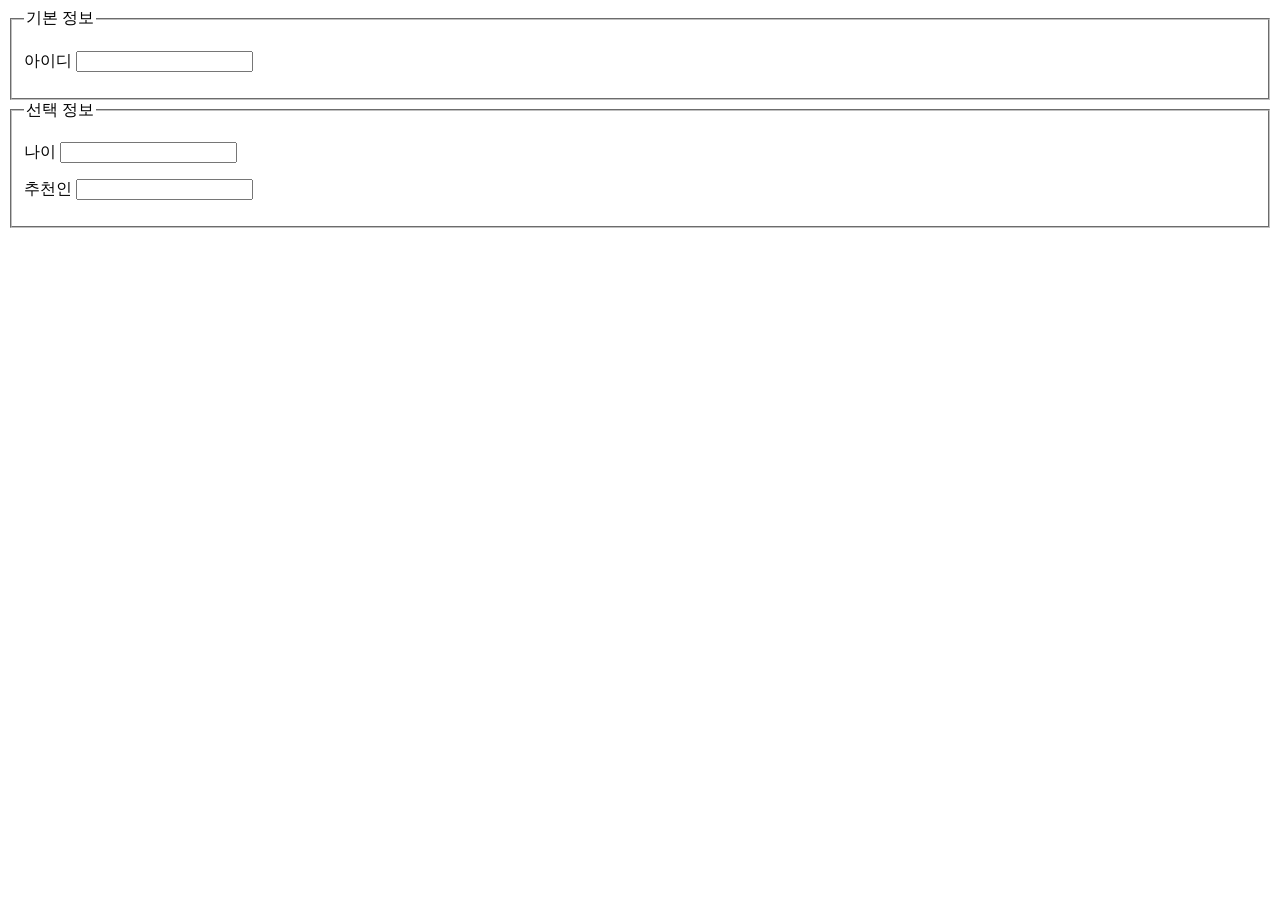
<file: example.html>
<!DOCTYPE html>
<html lang="ko">
<head>
    <meta charset="UTF-8">
    <meta name="viewport" content="width=device-width, initial-scale=1.0">
    <title>Document</title>
</head>
<body>
    <form>
        <fieldset>
            <legend>기본 정보</legend>
            <p>
                <label for="userid">아이디</label>
                <input type="text" id="passwd">
            </p>
        </fieldset>
        <fieldset>
            <legend>선택 정보</legend>
            <p>
                <label for="age">나이</label>
                <input type="number" id="age">
            </p>
            <p>
                <label for="recommender">추천인</label>
                <input type="text" id="recommender">
            </p>
        </fieldset>
    </form>
</body>
</html>
</file>
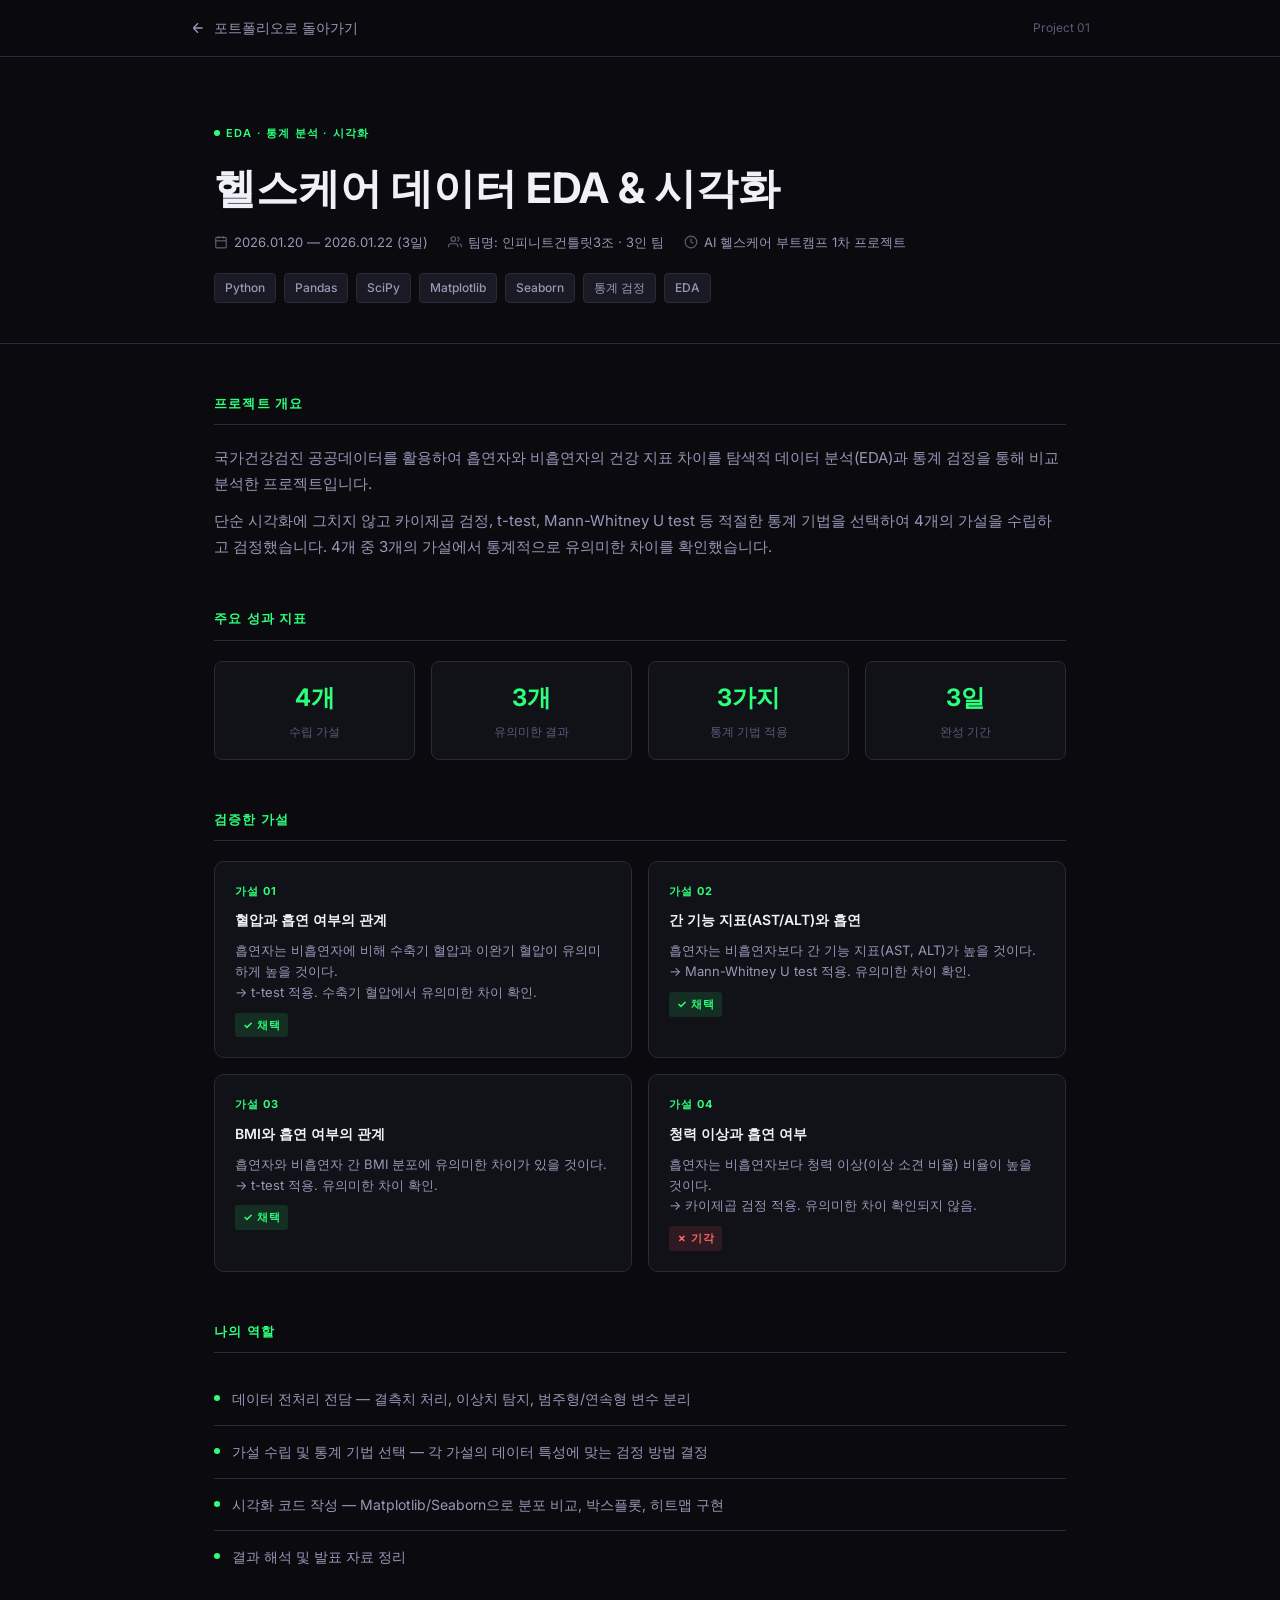
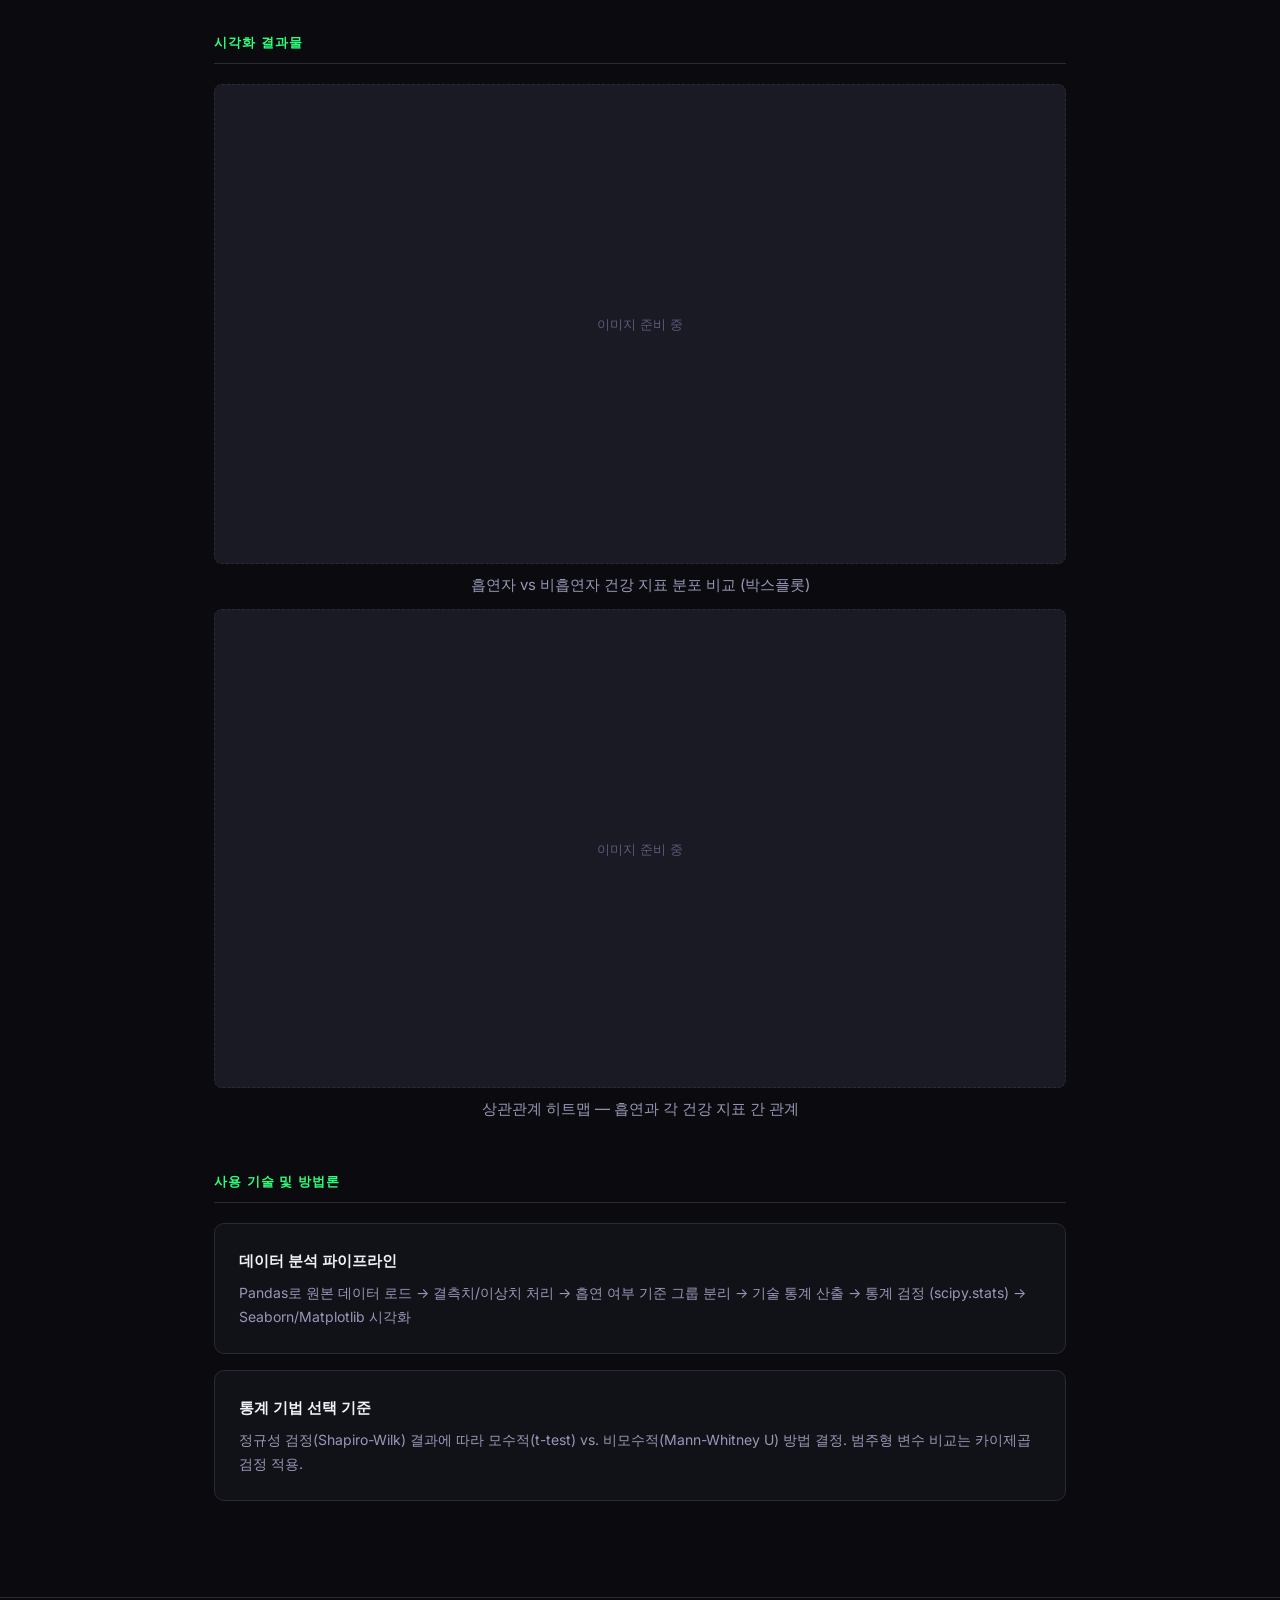
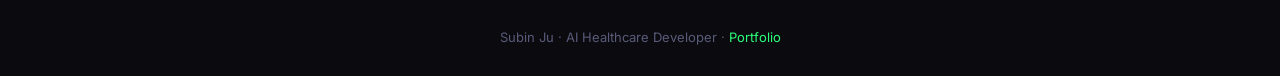
<file: project1.html>
<!DOCTYPE html>
<html lang="ko">
<head>
  <meta charset="UTF-8">
  <meta name="viewport" content="width=device-width, initial-scale=1.0">
  <title>헬스케어 데이터 EDA & 시각화 — Subin Ju</title>
  <link rel="preconnect" href="https://fonts.googleapis.com">
  <link href="https://fonts.googleapis.com/css2?family=Inter:wght@300;400;500;600;700&display=swap" rel="stylesheet">
  <style>
    *, *::before, *::after { box-sizing: border-box; margin: 0; padding: 0; }
    :root { --accent: #2cff7a; --bg: #0a0a0f; --surface: #111118; --surface2: #1a1a24; --border: #2a2a38; --text-1: #f0f0f8; --text-2: #9898b8; --text-3: #5a5a7a; }
    body { background: var(--bg); color: var(--text-1); font-family: 'Inter', sans-serif; line-height: 1.7; }
    a { color: var(--accent); text-decoration: none; }
    a:hover { text-decoration: underline; }

    .nav { position: sticky; top: 0; z-index: 100; background: rgba(10,10,15,0.85); backdrop-filter: blur(12px); border-bottom: 1px solid var(--border); padding: 0 24px; }
    .nav__inner { max-width: 900px; margin: 0 auto; height: 56px; display: flex; align-items: center; justify-content: space-between; }
    .nav__back { display: flex; align-items: center; gap: 8px; font-size: 14px; font-weight: 500; color: var(--text-2); transition: color 0.2s; }
    .nav__back:hover { color: var(--accent); text-decoration: none; }
    .nav__back svg { width: 16px; height: 16px; }
    .nav__badge { font-size: 12px; color: var(--text-3); }

    .container { max-width: 900px; margin: 0 auto; padding: 0 24px; }

    .hero { padding: 60px 0 40px; border-bottom: 1px solid var(--border); }
    .hero__badge { display: inline-flex; align-items: center; gap: 6px; font-size: 11px; font-weight: 600; letter-spacing: 1.2px; text-transform: uppercase; color: var(--accent); margin-bottom: 20px; }
    .hero__badge::before { content: ''; width: 6px; height: 6px; border-radius: 50%; background: var(--accent); }
    .hero__title { font-size: clamp(26px, 5vw, 42px); font-weight: 700; line-height: 1.25; margin-bottom: 16px; }
    .hero__meta { display: flex; flex-wrap: wrap; gap: 20px; margin-bottom: 20px; }
    .hero__meta-item { display: flex; align-items: center; gap: 6px; font-size: 13px; color: var(--text-2); }
    .hero__meta-item svg { width: 14px; height: 14px; opacity: 0.6; }
    .hero__tags { display: flex; flex-wrap: wrap; gap: 8px; }
    .tag { font-size: 12px; font-weight: 500; padding: 4px 10px; border-radius: 4px; background: var(--surface2); border: 1px solid var(--border); color: var(--text-2); }

    .content { padding: 48px 0; }
    .section { margin-bottom: 48px; }
    .section__title { font-size: 13px; font-weight: 600; letter-spacing: 1.2px; text-transform: uppercase; color: var(--accent); margin-bottom: 20px; padding-bottom: 10px; border-bottom: 1px solid var(--border); }
    .section p { font-size: 15px; color: var(--text-2); margin-bottom: 12px; }
    .section p:last-child { margin-bottom: 0; }

    .card { background: var(--surface); border: 1px solid var(--border); border-radius: 10px; padding: 24px; margin-bottom: 16px; }
    .card__title { font-size: 15px; font-weight: 600; color: var(--text-1); margin-bottom: 8px; }
    .card__body { font-size: 14px; color: var(--text-2); }

    .hypothesis-grid { display: grid; grid-template-columns: repeat(auto-fill, minmax(380px, 1fr)); gap: 16px; }
    .hypothesis-card { background: var(--surface); border: 1px solid var(--border); border-radius: 10px; padding: 20px; }
    .hypothesis-card__num { font-size: 11px; font-weight: 700; letter-spacing: 1px; text-transform: uppercase; color: var(--accent); margin-bottom: 8px; }
    .hypothesis-card__title { font-size: 14px; font-weight: 600; color: var(--text-1); margin-bottom: 8px; }
    .hypothesis-card__body { font-size: 13px; color: var(--text-2); line-height: 1.6; }
    .result-badge { display: inline-block; margin-top: 10px; font-size: 11px; font-weight: 700; letter-spacing: 0.5px; padding: 3px 8px; border-radius: 3px; }
    .result-badge--pass { background: rgba(44,255,122,0.12); color: var(--accent); }
    .result-badge--fail { background: rgba(255,100,100,0.12); color: #ff6464; }

    .role-item { display: flex; gap: 12px; align-items: flex-start; padding: 14px 0; border-bottom: 1px solid var(--border); }
    .role-item:last-child { border-bottom: none; }
    .role-item__dot { width: 6px; height: 6px; border-radius: 50%; background: var(--accent); margin-top: 8px; flex-shrink: 0; }
    .role-item__text { font-size: 14px; color: var(--text-2); }

    .image-placeholder { width: 100%; aspect-ratio: 16/9; background: var(--surface2); border: 1px dashed var(--border); border-radius: 8px; display: flex; align-items: center; justify-content: center; color: var(--text-3); font-size: 13px; margin-bottom: 8px; }
    .image-caption { font-size: 12px; color: var(--text-3); text-align: center; margin-bottom: 20px; }

    .stat-row { display: flex; flex-wrap: wrap; gap: 16px; }
    .stat-box { flex: 1; min-width: 120px; background: var(--surface); border: 1px solid var(--border); border-radius: 8px; padding: 16px; text-align: center; }
    .stat-box__num { font-size: 24px; font-weight: 700; color: var(--accent); }
    .stat-box__label { font-size: 12px; color: var(--text-3); margin-top: 4px; }

    footer { border-top: 1px solid var(--border); padding: 28px 24px; text-align: center; font-size: 13px; color: var(--text-3); }
  </style>
</head>
<body>

<nav class="nav">
  <div class="nav__inner">
    <a href="index.html" class="nav__back">
      <svg viewBox="0 0 24 24" fill="none" stroke="currentColor" stroke-width="2"><path d="M19 12H5M5 12l7-7M5 12l7 7"/></svg>
      포트폴리오로 돌아가기
    </a>
    <span class="nav__badge">Project 01</span>
  </div>
</nav>

<main>
  <section class="hero">
    <div class="container">
      <p class="hero__badge">EDA · 통계 분석 · 시각화</p>
      <h1 class="hero__title">헬스케어 데이터 EDA &amp; 시각화</h1>
      <div class="hero__meta">
        <span class="hero__meta-item">
          <svg viewBox="0 0 24 24" fill="none" stroke="currentColor" stroke-width="2"><rect x="3" y="4" width="18" height="18" rx="2"/><line x1="16" y1="2" x2="16" y2="6"/><line x1="8" y1="2" x2="8" y2="6"/><line x1="3" y1="10" x2="21" y2="10"/></svg>
          2026.01.20 — 2026.01.22 (3일)
        </span>
        <span class="hero__meta-item">
          <svg viewBox="0 0 24 24" fill="none" stroke="currentColor" stroke-width="2"><path d="M17 21v-2a4 4 0 0 0-4-4H5a4 4 0 0 0-4 4v2"/><circle cx="9" cy="7" r="4"/><path d="M23 21v-2a4 4 0 0 0-3-3.87"/><path d="M16 3.13a4 4 0 0 1 0 7.75"/></svg>
          팀명: 인피니트건틀릿3조 · 3인 팀
        </span>
        <span class="hero__meta-item">
          <svg viewBox="0 0 24 24" fill="none" stroke="currentColor" stroke-width="2"><circle cx="12" cy="12" r="10"/><polyline points="12,6 12,12 16,14"/></svg>
          AI 헬스케어 부트캠프 1차 프로젝트
        </span>
      </div>
      <div class="hero__tags">
        <span class="tag">Python</span>
        <span class="tag">Pandas</span>
        <span class="tag">SciPy</span>
        <span class="tag">Matplotlib</span>
        <span class="tag">Seaborn</span>
        <span class="tag">통계 검정</span>
        <span class="tag">EDA</span>
      </div>
    </div>
  </section>

  <div class="content">
    <div class="container">

      <section class="section">
        <h2 class="section__title">프로젝트 개요</h2>
        <p>국가건강검진 공공데이터를 활용하여 흡연자와 비흡연자의 건강 지표 차이를 탐색적 데이터 분석(EDA)과 통계 검정을 통해 비교 분석한 프로젝트입니다.</p>
        <p>단순 시각화에 그치지 않고 카이제곱 검정, t-test, Mann-Whitney U test 등 적절한 통계 기법을 선택하여 4개의 가설을 수립하고 검정했습니다. 4개 중 3개의 가설에서 통계적으로 유의미한 차이를 확인했습니다.</p>
      </section>

      <section class="section">
        <h2 class="section__title">주요 성과 지표</h2>
        <div class="stat-row">
          <div class="stat-box"><div class="stat-box__num">4개</div><div class="stat-box__label">수립 가설</div></div>
          <div class="stat-box"><div class="stat-box__num">3개</div><div class="stat-box__label">유의미한 결과</div></div>
          <div class="stat-box"><div class="stat-box__num">3가지</div><div class="stat-box__label">통계 기법 적용</div></div>
          <div class="stat-box"><div class="stat-box__num">3일</div><div class="stat-box__label">완성 기간</div></div>
        </div>
      </section>

      <section class="section">
        <h2 class="section__title">검증한 가설</h2>
        <div class="hypothesis-grid">
          <div class="hypothesis-card">
            <div class="hypothesis-card__num">가설 01</div>
            <div class="hypothesis-card__title">혈압과 흡연 여부의 관계</div>
            <div class="hypothesis-card__body">흡연자는 비흡연자에 비해 수축기 혈압과 이완기 혈압이 유의미하게 높을 것이다.<br>→ t-test 적용. 수축기 혈압에서 유의미한 차이 확인.</div>
            <span class="result-badge result-badge--pass">✓ 채택</span>
          </div>
          <div class="hypothesis-card">
            <div class="hypothesis-card__num">가설 02</div>
            <div class="hypothesis-card__title">간 기능 지표(AST/ALT)와 흡연</div>
            <div class="hypothesis-card__body">흡연자는 비흡연자보다 간 기능 지표(AST, ALT)가 높을 것이다.<br>→ Mann-Whitney U test 적용. 유의미한 차이 확인.</div>
            <span class="result-badge result-badge--pass">✓ 채택</span>
          </div>
          <div class="hypothesis-card">
            <div class="hypothesis-card__num">가설 03</div>
            <div class="hypothesis-card__title">BMI와 흡연 여부의 관계</div>
            <div class="hypothesis-card__body">흡연자와 비흡연자 간 BMI 분포에 유의미한 차이가 있을 것이다.<br>→ t-test 적용. 유의미한 차이 확인.</div>
            <span class="result-badge result-badge--pass">✓ 채택</span>
          </div>
          <div class="hypothesis-card">
            <div class="hypothesis-card__num">가설 04</div>
            <div class="hypothesis-card__title">청력 이상과 흡연 여부</div>
            <div class="hypothesis-card__body">흡연자는 비흡연자보다 청력 이상(이상 소견 비율) 비율이 높을 것이다.<br>→ 카이제곱 검정 적용. 유의미한 차이 확인되지 않음.</div>
            <span class="result-badge result-badge--fail">✗ 기각</span>
          </div>
        </div>
      </section>

      <section class="section">
        <h2 class="section__title">나의 역할</h2>
        <div class="role-item"><div class="role-item__dot"></div><div class="role-item__text">데이터 전처리 전담 — 결측치 처리, 이상치 탐지, 범주형/연속형 변수 분리</div></div>
        <div class="role-item"><div class="role-item__dot"></div><div class="role-item__text">가설 수립 및 통계 기법 선택 — 각 가설의 데이터 특성에 맞는 검정 방법 결정</div></div>
        <div class="role-item"><div class="role-item__dot"></div><div class="role-item__text">시각화 코드 작성 — Matplotlib/Seaborn으로 분포 비교, 박스플롯, 히트맵 구현</div></div>
        <div class="role-item"><div class="role-item__dot"></div><div class="role-item__text">결과 해석 및 발표 자료 정리</div></div>
      </section>

      <section class="section">
        <h2 class="section__title">시각화 결과물</h2>
        <div class="image-placeholder">이미지 준비 중</div>
        <p class="image-caption">흡연자 vs 비흡연자 건강 지표 분포 비교 (박스플롯)</p>
        <div class="image-placeholder">이미지 준비 중</div>
        <p class="image-caption">상관관계 히트맵 — 흡연과 각 건강 지표 간 관계</p>
      </section>

      <section class="section">
        <h2 class="section__title">사용 기술 및 방법론</h2>
        <div class="card">
          <div class="card__title">데이터 분석 파이프라인</div>
          <div class="card__body">Pandas로 원본 데이터 로드 → 결측치/이상치 처리 → 흡연 여부 기준 그룹 분리 → 기술 통계 산출 → 통계 검정 (scipy.stats) → Seaborn/Matplotlib 시각화</div>
        </div>
        <div class="card">
          <div class="card__title">통계 기법 선택 기준</div>
          <div class="card__body">정규성 검정(Shapiro-Wilk) 결과에 따라 모수적(t-test) vs. 비모수적(Mann-Whitney U) 방법 결정. 범주형 변수 비교는 카이제곱 검정 적용.</div>
        </div>
      </section>

    </div>
  </div>
</main>

<footer>
  <p>Subin Ju · AI Healthcare Developer · <a href="index.html">Portfolio</a></p>
</footer>

</body>
</html>
</file>
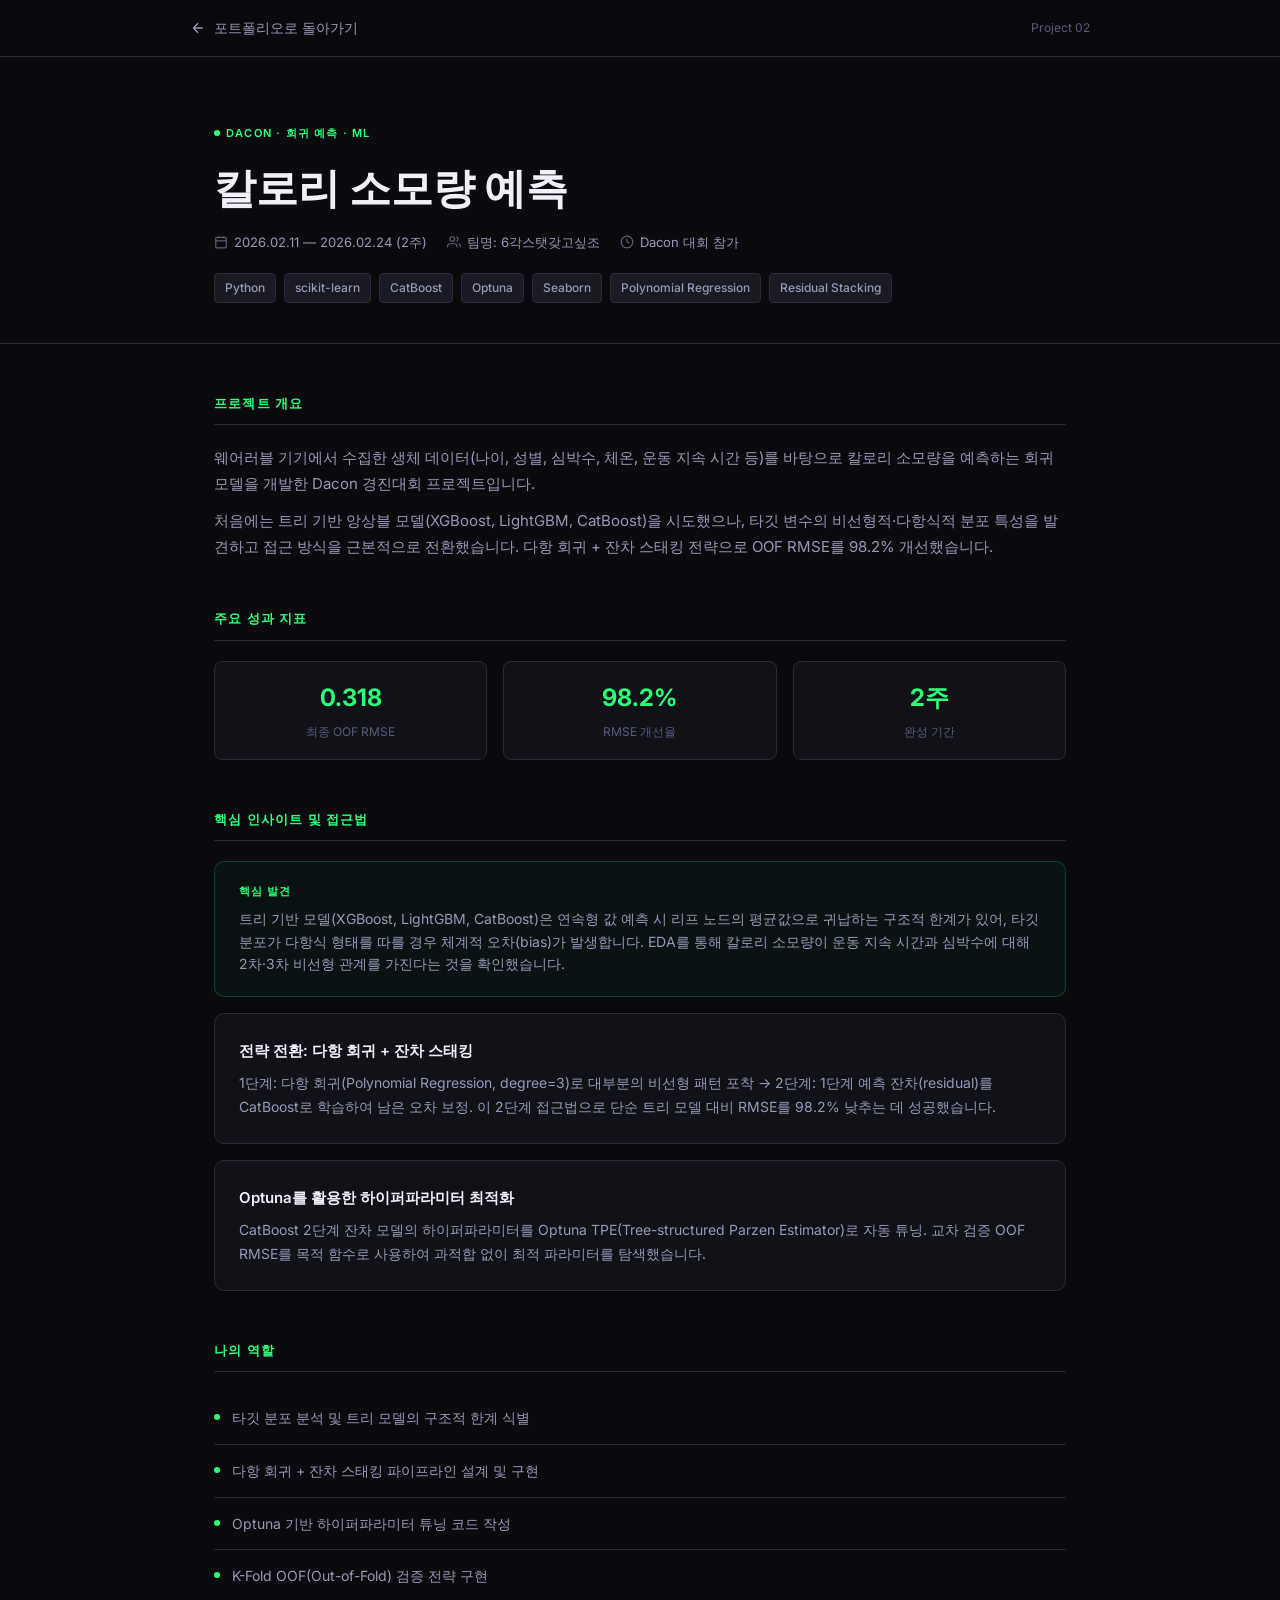
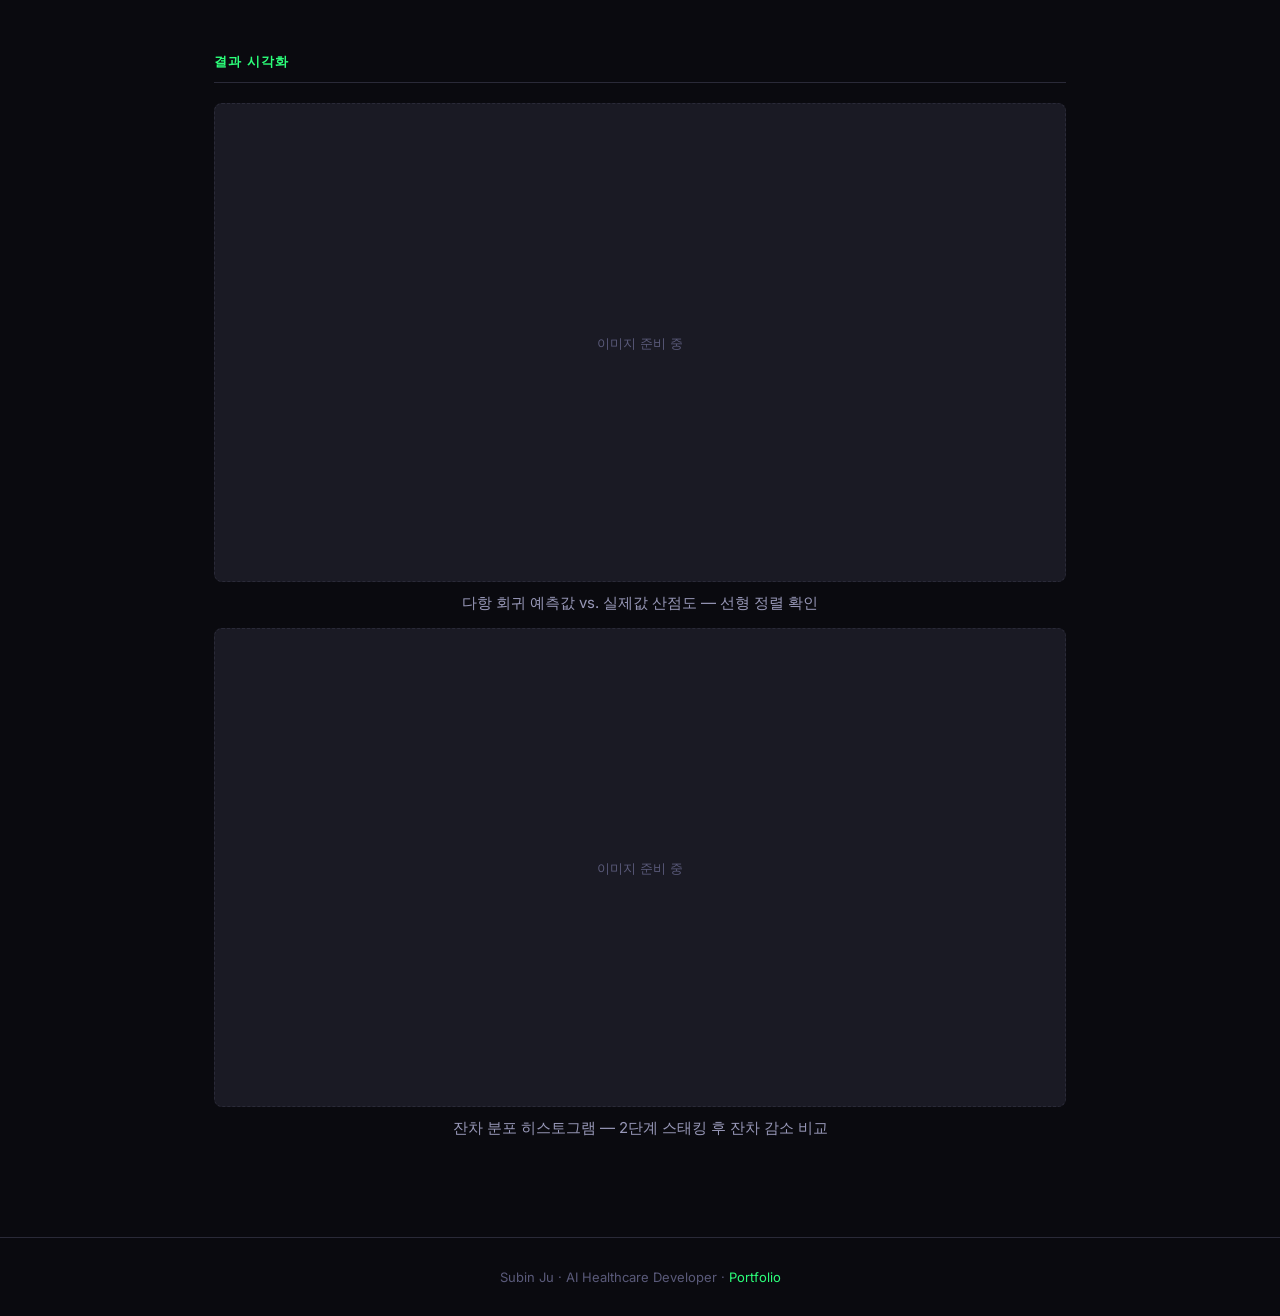
<file: project2.html>
<!DOCTYPE html>
<html lang="ko">
<head>
  <meta charset="UTF-8">
  <meta name="viewport" content="width=device-width, initial-scale=1.0">
  <title>칼로리 소모량 예측 — Subin Ju</title>
  <link rel="preconnect" href="https://fonts.googleapis.com">
  <link href="https://fonts.googleapis.com/css2?family=Inter:wght@300;400;500;600;700&display=swap" rel="stylesheet">
  <style>
    *, *::before, *::after { box-sizing: border-box; margin: 0; padding: 0; }
    :root { --accent: #2cff7a; --bg: #0a0a0f; --surface: #111118; --surface2: #1a1a24; --border: #2a2a38; --text-1: #f0f0f8; --text-2: #9898b8; --text-3: #5a5a7a; }
    body { background: var(--bg); color: var(--text-1); font-family: 'Inter', sans-serif; line-height: 1.7; }
    a { color: var(--accent); text-decoration: none; }
    a:hover { text-decoration: underline; }

    .nav { position: sticky; top: 0; z-index: 100; background: rgba(10,10,15,0.85); backdrop-filter: blur(12px); border-bottom: 1px solid var(--border); padding: 0 24px; }
    .nav__inner { max-width: 900px; margin: 0 auto; height: 56px; display: flex; align-items: center; justify-content: space-between; }
    .nav__back { display: flex; align-items: center; gap: 8px; font-size: 14px; font-weight: 500; color: var(--text-2); transition: color 0.2s; }
    .nav__back:hover { color: var(--accent); text-decoration: none; }
    .nav__back svg { width: 16px; height: 16px; }
    .nav__badge { font-size: 12px; color: var(--text-3); }

    .container { max-width: 900px; margin: 0 auto; padding: 0 24px; }

    .hero { padding: 60px 0 40px; border-bottom: 1px solid var(--border); }
    .hero__badge { display: inline-flex; align-items: center; gap: 6px; font-size: 11px; font-weight: 600; letter-spacing: 1.2px; text-transform: uppercase; color: var(--accent); margin-bottom: 20px; }
    .hero__badge::before { content: ''; width: 6px; height: 6px; border-radius: 50%; background: var(--accent); }
    .hero__title { font-size: clamp(26px, 5vw, 42px); font-weight: 700; line-height: 1.25; margin-bottom: 16px; }
    .hero__meta { display: flex; flex-wrap: wrap; gap: 20px; margin-bottom: 20px; }
    .hero__meta-item { display: flex; align-items: center; gap: 6px; font-size: 13px; color: var(--text-2); }
    .hero__meta-item svg { width: 14px; height: 14px; opacity: 0.6; }
    .hero__tags { display: flex; flex-wrap: wrap; gap: 8px; }
    .tag { font-size: 12px; font-weight: 500; padding: 4px 10px; border-radius: 4px; background: var(--surface2); border: 1px solid var(--border); color: var(--text-2); }

    .content { padding: 48px 0; }
    .section { margin-bottom: 48px; }
    .section__title { font-size: 13px; font-weight: 600; letter-spacing: 1.2px; text-transform: uppercase; color: var(--accent); margin-bottom: 20px; padding-bottom: 10px; border-bottom: 1px solid var(--border); }
    .section p { font-size: 15px; color: var(--text-2); margin-bottom: 12px; }
    .section p:last-child { margin-bottom: 0; }

    .card { background: var(--surface); border: 1px solid var(--border); border-radius: 10px; padding: 24px; margin-bottom: 16px; }
    .card__title { font-size: 15px; font-weight: 600; color: var(--text-1); margin-bottom: 8px; }
    .card__body { font-size: 14px; color: var(--text-2); line-height: 1.7; }

    .role-item { display: flex; gap: 12px; align-items: flex-start; padding: 14px 0; border-bottom: 1px solid var(--border); }
    .role-item:last-child { border-bottom: none; }
    .role-item__dot { width: 6px; height: 6px; border-radius: 50%; background: var(--accent); margin-top: 8px; flex-shrink: 0; }
    .role-item__text { font-size: 14px; color: var(--text-2); }

    .insight-box { background: rgba(44,255,122,0.04); border: 1px solid rgba(44,255,122,0.2); border-radius: 10px; padding: 20px 24px; margin-bottom: 16px; }
    .insight-box__label { font-size: 11px; font-weight: 700; letter-spacing: 1px; text-transform: uppercase; color: var(--accent); margin-bottom: 8px; }
    .insight-box__text { font-size: 14px; color: var(--text-2); line-height: 1.6; }

    .image-placeholder { width: 100%; aspect-ratio: 16/9; background: var(--surface2); border: 1px dashed var(--border); border-radius: 8px; display: flex; align-items: center; justify-content: center; color: var(--text-3); font-size: 13px; margin-bottom: 8px; }
    .image-caption { font-size: 12px; color: var(--text-3); text-align: center; margin-bottom: 20px; }

    .stat-row { display: flex; flex-wrap: wrap; gap: 16px; }
    .stat-box { flex: 1; min-width: 120px; background: var(--surface); border: 1px solid var(--border); border-radius: 8px; padding: 16px; text-align: center; }
    .stat-box__num { font-size: 24px; font-weight: 700; color: var(--accent); }
    .stat-box__label { font-size: 12px; color: var(--text-3); margin-top: 4px; }

    footer { border-top: 1px solid var(--border); padding: 28px 24px; text-align: center; font-size: 13px; color: var(--text-3); }
  </style>
</head>
<body>

<nav class="nav">
  <div class="nav__inner">
    <a href="index.html" class="nav__back">
      <svg viewBox="0 0 24 24" fill="none" stroke="currentColor" stroke-width="2"><path d="M19 12H5M5 12l7-7M5 12l7 7"/></svg>
      포트폴리오로 돌아가기
    </a>
    <span class="nav__badge">Project 02</span>
  </div>
</nav>

<main>
  <section class="hero">
    <div class="container">
      <p class="hero__badge">Dacon · 회귀 예측 · ML</p>
      <h1 class="hero__title">칼로리 소모량 예측</h1>
      <div class="hero__meta">
        <span class="hero__meta-item">
          <svg viewBox="0 0 24 24" fill="none" stroke="currentColor" stroke-width="2"><rect x="3" y="4" width="18" height="18" rx="2"/><line x1="16" y1="2" x2="16" y2="6"/><line x1="8" y1="2" x2="8" y2="6"/><line x1="3" y1="10" x2="21" y2="10"/></svg>
          2026.02.11 — 2026.02.24 (2주)
        </span>
        <span class="hero__meta-item">
          <svg viewBox="0 0 24 24" fill="none" stroke="currentColor" stroke-width="2"><path d="M17 21v-2a4 4 0 0 0-4-4H5a4 4 0 0 0-4 4v2"/><circle cx="9" cy="7" r="4"/><path d="M23 21v-2a4 4 0 0 0-3-3.87"/><path d="M16 3.13a4 4 0 0 1 0 7.75"/></svg>
          팀명: 6각스탯갖고싶조
        </span>
        <span class="hero__meta-item">
          <svg viewBox="0 0 24 24" fill="none" stroke="currentColor" stroke-width="2"><circle cx="12" cy="12" r="10"/><polyline points="12,6 12,12 16,14"/></svg>
          Dacon 대회 참가
        </span>
      </div>
      <div class="hero__tags">
        <span class="tag">Python</span>
        <span class="tag">scikit-learn</span>
        <span class="tag">CatBoost</span>
        <span class="tag">Optuna</span>
        <span class="tag">Seaborn</span>
        <span class="tag">Polynomial Regression</span>
        <span class="tag">Residual Stacking</span>
      </div>
    </div>
  </section>

  <div class="content">
    <div class="container">

      <section class="section">
        <h2 class="section__title">프로젝트 개요</h2>
        <p>웨어러블 기기에서 수집한 생체 데이터(나이, 성별, 심박수, 체온, 운동 지속 시간 등)를 바탕으로 칼로리 소모량을 예측하는 회귀 모델을 개발한 Dacon 경진대회 프로젝트입니다.</p>
        <p>처음에는 트리 기반 앙상블 모델(XGBoost, LightGBM, CatBoost)을 시도했으나, 타깃 변수의 비선형적·다항식적 분포 특성을 발견하고 접근 방식을 근본적으로 전환했습니다. 다항 회귀 + 잔차 스태킹 전략으로 OOF RMSE를 98.2% 개선했습니다.</p>
      </section>

      <section class="section">
        <h2 class="section__title">주요 성과 지표</h2>
        <div class="stat-row">
          <div class="stat-box"><div class="stat-box__num">0.318</div><div class="stat-box__label">최종 OOF RMSE</div></div>
          <div class="stat-box"><div class="stat-box__num">98.2%</div><div class="stat-box__label">RMSE 개선율</div></div>
          <div class="stat-box"><div class="stat-box__num">2주</div><div class="stat-box__label">완성 기간</div></div>
        </div>
      </section>

      <section class="section">
        <h2 class="section__title">핵심 인사이트 및 접근법</h2>
        <div class="insight-box">
          <div class="insight-box__label">핵심 발견</div>
          <div class="insight-box__text">트리 기반 모델(XGBoost, LightGBM, CatBoost)은 연속형 값 예측 시 리프 노드의 평균값으로 귀납하는 구조적 한계가 있어, 타깃 분포가 다항식 형태를 따를 경우 체계적 오차(bias)가 발생합니다. EDA를 통해 칼로리 소모량이 운동 지속 시간과 심박수에 대해 2차·3차 비선형 관계를 가진다는 것을 확인했습니다.</div>
        </div>
        <div class="card">
          <div class="card__title">전략 전환: 다항 회귀 + 잔차 스태킹</div>
          <div class="card__body">1단계: 다항 회귀(Polynomial Regression, degree=3)로 대부분의 비선형 패턴 포착 → 2단계: 1단계 예측 잔차(residual)를 CatBoost로 학습하여 남은 오차 보정. 이 2단계 접근법으로 단순 트리 모델 대비 RMSE를 98.2% 낮추는 데 성공했습니다.</div>
        </div>
        <div class="card">
          <div class="card__title">Optuna를 활용한 하이퍼파라미터 최적화</div>
          <div class="card__body">CatBoost 2단계 잔차 모델의 하이퍼파라미터를 Optuna TPE(Tree-structured Parzen Estimator)로 자동 튜닝. 교차 검증 OOF RMSE를 목적 함수로 사용하여 과적합 없이 최적 파라미터를 탐색했습니다.</div>
        </div>
      </section>

      <section class="section">
        <h2 class="section__title">나의 역할</h2>
        <div class="role-item"><div class="role-item__dot"></div><div class="role-item__text">타깃 분포 분석 및 트리 모델의 구조적 한계 식별</div></div>
        <div class="role-item"><div class="role-item__dot"></div><div class="role-item__text">다항 회귀 + 잔차 스태킹 파이프라인 설계 및 구현</div></div>
        <div class="role-item"><div class="role-item__dot"></div><div class="role-item__text">Optuna 기반 하이퍼파라미터 튜닝 코드 작성</div></div>
        <div class="role-item"><div class="role-item__dot"></div><div class="role-item__text">K-Fold OOF(Out-of-Fold) 검증 전략 구현</div></div>
      </section>

      <section class="section">
        <h2 class="section__title">결과 시각화</h2>
        <div class="image-placeholder">이미지 준비 중</div>
        <p class="image-caption">다항 회귀 예측값 vs. 실제값 산점도 — 선형 정렬 확인</p>
        <div class="image-placeholder">이미지 준비 중</div>
        <p class="image-caption">잔차 분포 히스토그램 — 2단계 스태킹 후 잔차 감소 비교</p>
      </section>

    </div>
  </div>
</main>

<footer>
  <p>Subin Ju · AI Healthcare Developer · <a href="index.html">Portfolio</a></p>
</footer>

</body>
</html>
</file>
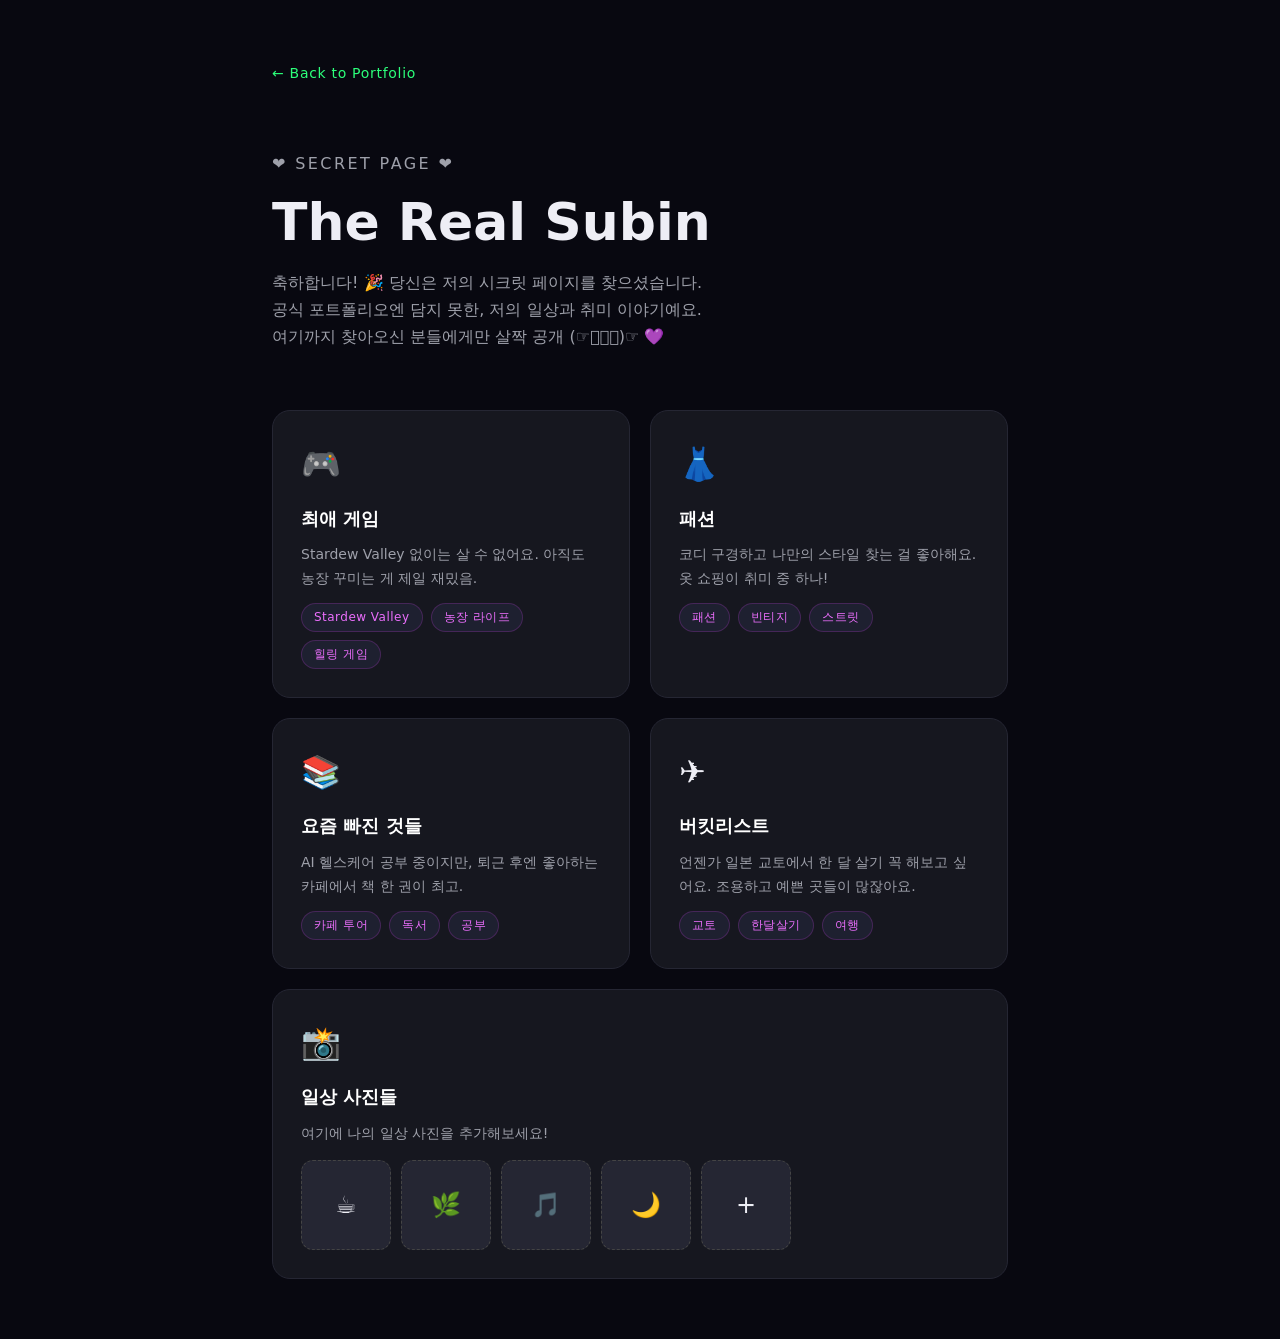
<file: secret.html>
<!DOCTYPE html>
<html lang="ko">
<head>
  <meta charset="UTF-8">
  <meta name="viewport" content="width=device-width, initial-scale=1.0">
  <title>Subin's Secret Page ✨</title>
  <link rel="stylesheet" href="style.css">
  <style>
    .secret-wrap {
      max-width: 800px;
      margin: 0 auto;
      padding: 60px 32px;
    }
    .secret-back {
      display: inline-block;
      color: #2cff7a;
      text-decoration: none;
      font-size: 14px;
      margin-bottom: 48px;
      letter-spacing: 0.05em;
    }
    .secret-back:hover { opacity: 0.7; }
    .secret-header {
      margin-bottom: 60px;
    }
    .secret-tag {
      font-size: 13px;
      color: #2cff7a;
      letter-spacing: 0.15em;
      text-transform: uppercase;
      margin-bottom: 16px;
    }
    .secret-header h1 {
      font-size: 52px;
      font-weight: 800;
      line-height: 1.1;
    }
    .secret-header p {
      margin-top: 18px;
      color: #9ea0aa;
      font-size: 16px;
      line-height: 1.7;
    }
    .secret-grid {
      display: grid;
      grid-template-columns: 1fr 1fr;
      gap: 20px;
    }
    @media (max-width: 600px) {
      .secret-grid { grid-template-columns: 1fr; }
      .secret-header h1 { font-size: 36px; }
    }
    .secret-card {
      background: #16171f;
      border: 1px solid #252633;
      border-radius: 18px;
      padding: 28px;
      transition: border-color 0.25s, transform 0.25s;
    }
    .secret-card:hover {
      border-color: #2cff7a;
      transform: translateY(-4px);
    }
    .secret-card-emoji {
      font-size: 32px;
      margin-bottom: 14px;
    }
    .secret-card h3 {
      font-size: 18px;
      font-weight: 700;
      margin-bottom: 10px;
      color: #ffffff;
    }
    .secret-card p {
      font-size: 14px;
      color: #9ea0aa;
      line-height: 1.7;
    }
    .secret-card.wide {
      grid-column: 1 / -1;
    }
    .life-photos {
      display: flex;
      gap: 10px;
      flex-wrap: wrap;
      margin-top: 14px;
    }
    .life-photo-placeholder {
      width: 90px;
      height: 90px;
      border-radius: 12px;
      background: #252633;
      display: flex;
      align-items: center;
      justify-content: center;
      font-size: 24px;
      cursor: pointer;
      border: 1px dashed #444;
      transition: border-color 0.2s;
    }
    .life-photo-placeholder:hover { border-color: #2cff7a; }
    .tag-list {
      display: flex;
      flex-wrap: wrap;
      gap: 8px;
      margin-top: 12px;
    }
    .tag {
      background: #1e2030;
      border: 1px solid #e23df833;
      color: #eb6efc;
      font-size: 12px;
      padding: 4px 12px;
      border-radius: 999px;
      letter-spacing: 0.04em;
    }
  </style>
</head>
<body>
  <div class="secret-wrap">
    <a href="index.html" class="secret-back">← Back to Portfolio</a>

    <div class="secret-header">
      <p class="secret-tag">❤ Secret Page ❤</p>
      <h1>The Real <span class="highlight">Subin</span></h1>
      <p>축하합니다! 🎉 당신은 저의 시크릿 페이지를 찾으셨습니다. <br>
        공식 포트폴리오엔 담지 못한, 저의 일상과 취미 이야기예요.<br>
        여기까지 찾아오신 분들에게만 살짝 공개 (☞ﾟヮﾟ)☞ 💜</p>
    </div>

    <div class="secret-grid">

      <div class="secret-card">
        <div class="secret-card-emoji">🎮</div>
        <h3>최애 게임</h3>
        <p>Stardew Valley 없이는 살 수 없어요. 아직도 농장 꾸미는 게 제일 재밌음.</p>
        <div class="tag-list">
          <span class="tag">Stardew Valley</span>
          <span class="tag">농장 라이프</span>
          <span class="tag">힐링 게임</span>
        </div>
      </div>

      <div class="secret-card">
        <div class="secret-card-emoji">👗</div>
        <h3>패션</h3>
        <p>코디 구경하고 나만의 스타일 찾는 걸 좋아해요. 옷 쇼핑이 취미 중 하나! </p>
        <div class="tag-list">
          <span class="tag">패션</span>
          <span class="tag">빈티지</span>
          <span class="tag">스트릿</span>
        </div>
      </div>

      <div class="secret-card">
        <div class="secret-card-emoji">📚</div>
        <h3>요즘 빠진 것들</h3>
        <p>AI 헬스케어 공부 중이지만, 퇴근 후엔 좋아하는 카페에서 책 한 권이 최고.</p>
        <div class="tag-list">
          <span class="tag">카페 투어</span>
          <span class="tag">독서</span>
          <span class="tag">공부</span>
        </div>
      </div>

      <div class="secret-card">
        <div class="secret-card-emoji">✈️</div>
        <h3>버킷리스트</h3>
        <p>언젠가 일본 교토에서 한 달 살기 꼭 해보고 싶어요. 조용하고 예쁜 곳들이 많잖아요.</p>
        <div class="tag-list">
          <span class="tag">교토</span>
          <span class="tag">한달살기</span>
          <span class="tag">여행</span>
        </div>
      </div>

      <div class="secret-card wide">
        <div class="secret-card-emoji">📸</div>
        <h3>일상 사진들</h3>
        <p>여기에 나의 일상 사진을 추가해보세요!</p>
        <div class="life-photos">
          <div class="life-photo-placeholder">☕</div>
          <div class="life-photo-placeholder">🌿</div>
          <div class="life-photo-placeholder">🎵</div>
          <div class="life-photo-placeholder">🌙</div>
          <div class="life-photo-placeholder">+</div>
        </div>
      </div>

    </div>
  </div>
</body>
</html>
</file>
<file: style.css>
/* ==============================
   VARIABLES & RESET
   ============================== */
*, *::before, *::after { box-sizing: border-box; margin: 0; padding: 0; }

:root {
  --bg:        #080810;
  --bg-2:      #0e0e1a;
  --bg-3:      #141425;
  --surface:   rgba(255,255,255,0.03);
  --surface-h: rgba(255,255,255,0.06);
  --border:    rgba(255,255,255,0.07);
  --accent:    #2cff7a;
  --accent-d:  rgba(44,255,122,0.12);
  --accent-m:  rgba(44,255,122,0.35);
  --text-1:    #eeeef5;
  --text-2:    #9096b0;
  --text-3:    #555c78;
  --r:         16px;
  --r-s:       10px;
  --ease:      cubic-bezier(0.4,0,0.2,1);
  --t:         0.3s;
  --max:       1160px;
  --nav:       72px;
}

html { scroll-behavior: smooth; }

body {
  font-family: 'Inter', -apple-system, BlinkMacSystemFont, 'Segoe UI', system-ui, sans-serif;
  background: var(--bg); color: var(--text-1);
  line-height: 1.6; overflow-x: hidden;
  -webkit-font-smoothing: antialiased;
}

::selection { background: var(--accent-d); color: var(--accent); }
::-webkit-scrollbar { width: 5px; }
::-webkit-scrollbar-track { background: var(--bg); }
::-webkit-scrollbar-thumb { background: var(--text-3); border-radius: 3px; }
::-webkit-scrollbar-thumb:hover { background: var(--text-2); }

/* ==============================
   LAYOUT UTILS
   ============================== */
.container { max-width: var(--max); margin: 0 auto; padding: 0 24px; }
.section { padding: 100px 0; }
.accent { color: var(--accent); }

/* ==============================
   NOISE TEXTURE
   ============================== */
.noise {
  position: fixed; inset: 0; z-index: 999; pointer-events: none; opacity: 0.022;
  background-image: url("data:image/svg+xml,%3Csvg viewBox='0 0 200 200' xmlns='http://www.w3.org/2000/svg'%3E%3Cfilter id='n'%3E%3CfeTurbulence type='fractalNoise' baseFrequency='0.85' numOctaves='4' stitchTiles='stitch'/%3E%3C/filter%3E%3Crect width='100%25' height='100%25' filter='url(%23n)'/%3E%3C/svg%3E");
}

/* ==============================
   CUSTOM CURSOR
   ============================== */
@media (pointer: fine) {
  * { cursor: none !important; }
  .cursor {
    position: fixed; z-index: 9999; pointer-events: none;
    width: 32px; height: 32px; margin: -16px 0 0 -16px;
    border: 1.5px solid var(--accent); border-radius: 50%;
    transition: width var(--t) var(--ease), height var(--t) var(--ease),
                margin var(--t) var(--ease), background var(--t) var(--ease);
    will-change: transform;
  }
  .cursor--hover { width: 48px; height: 48px; margin: -24px 0 0 -24px; background: var(--accent-d); }
  .cursor-dot {
    position: fixed; z-index: 9999; pointer-events: none;
    width: 5px; height: 5px; margin: -2.5px 0 0 -2.5px;
    background: var(--accent); border-radius: 50%; will-change: transform;
  }
}

/* ==============================
   REVEAL ANIMATION
   ============================== */
.reveal { opacity: 0; transform: translateY(30px); transition: opacity 0.7s var(--ease), transform 0.7s var(--ease); }
.reveal.revealed { opacity: 1; transform: none; }
.project-card.reveal:nth-child(2) { transition-delay: 0.1s; }
.project-card.reveal:nth-child(3) { transition-delay: 0.2s; }

/* ==============================
   NAVIGATION
   ============================== */
.header {
  position: fixed; top: 0; left: 0; right: 0; z-index: 100;
  height: var(--nav);
  transition: background var(--t), backdrop-filter var(--t), box-shadow var(--t);
}
.header--scrolled {
  background: rgba(8,8,16,0.88);
  backdrop-filter: blur(24px); -webkit-backdrop-filter: blur(24px);
  box-shadow: 0 1px 0 var(--border);
}
.nav { display: flex; align-items: center; justify-content: space-between; height: 100%; }

.nav__logo { font-size: 22px; font-weight: 800; text-decoration: none; color: var(--text-1); letter-spacing: -0.5px; }
.nav__logo .accent { transition: text-shadow var(--t); }
.nav__logo:hover .accent { text-shadow: 0 0 20px var(--accent); }

.nav__list { display: flex; align-items: center; gap: 36px; list-style: none; }
.nav__link {
  font-size: 14px; font-weight: 500; color: var(--text-2); text-decoration: none;
  position: relative; transition: color var(--t);
}
.nav__link::after {
  content: ''; position: absolute; bottom: -4px; left: 0; right: 0;
  height: 1.5px; background: var(--accent);
  transform: scaleX(0); transform-origin: right; transition: transform var(--t) var(--ease);
}
.nav__link:hover, .nav__link.active { color: var(--text-1); }
.nav__link:hover::after, .nav__link.active::after { transform: scaleX(1); transform-origin: left; }

.nav__actions { display: flex; align-items: center; gap: 12px; }
.nav__resume { display: inline-flex; align-items: center; gap: 5px; padding: 5px 13px; font-size: 12px; font-weight: 600; color: var(--accent); border: 1px solid var(--accent-m); border-radius: 20px; text-decoration: none; transition: background 0.2s, color 0.2s; white-space: nowrap; }
.nav__resume:hover { background: var(--accent); color: #0a0a0f; text-decoration: none; }

.lang-switcher { display: flex; gap: 4px; }
.lang-btn {
  padding: 4px 10px; font-size: 12px; font-weight: 600; border-radius: 20px;
  border: 1px solid var(--border); background: transparent; color: var(--text-3);
  transition: all var(--t);
}
.lang-btn:hover { color: var(--text-2); border-color: var(--text-3); }
.lang-btn.active { color: var(--accent); border-color: var(--accent-m); background: var(--accent-d); }

.nav__toggle { display: none; flex-direction: column; gap: 5px; padding: 6px; background: none; border: none; }
.nav__toggle span { display: block; width: 22px; height: 2px; background: var(--text-2); transition: var(--t); border-radius: 2px; }
.nav__toggle.active span:nth-child(1) { transform: translateY(7px) rotate(45deg); }
.nav__toggle.active span:nth-child(2) { opacity: 0; }
.nav__toggle.active span:nth-child(3) { transform: translateY(-7px) rotate(-45deg); }

/* ==============================
   HERO
   ============================== */
.hero {
  position: relative; min-height: 100vh;
  display: flex; align-items: center;
  padding: var(--nav) 0 80px;
  overflow: hidden;
  background: radial-gradient(ellipse 70% 50% at 60% 20%, rgba(44,255,122,0.04) 0%, transparent 65%);
}
.hero__canvas { position: absolute; inset: 0; width: 100%; height: 100%; pointer-events: none; }
.hero__content {
  position: relative; z-index: 1;
  display: grid; grid-template-columns: 1.1fr 0.9fr; gap: 60px; align-items: center;
}

/* Hero text */
.hero__eyebrow {
  font-size: 13px; font-weight: 600; letter-spacing: 3px; text-transform: uppercase;
  color: var(--accent); margin-bottom: 14px;
  animation: fadeUp 0.8s var(--ease) both 0.2s;
}
.hero__name {
  font-size: clamp(52px, 7vw, 90px); font-weight: 800; line-height: 1; letter-spacing: -3px;
  background: linear-gradient(130deg, #fff 40%, var(--text-2) 100%);
  -webkit-background-clip: text; background-clip: text; -webkit-text-fill-color: transparent;
  margin-bottom: 18px;
  animation: fadeUp 0.8s var(--ease) both 0.3s;
}
.hero__roles {
  font-size: clamp(17px, 2.2vw, 22px); font-weight: 500; color: var(--text-2);
  margin-bottom: 22px; min-height: 34px;
  animation: fadeUp 0.8s var(--ease) both 0.4s;
}
.hero__role-typed { color: var(--accent); }
.hero__cursor { display: inline-block; color: var(--accent); animation: blink 1s step-end infinite; }
@keyframes blink { 0%,100%{opacity:1;} 50%{opacity:0;} }

.hero__desc {
  font-size: 15px; line-height: 1.8; color: var(--text-2); max-width: 460px;
  margin-bottom: 34px;
  animation: fadeUp 0.8s var(--ease) both 0.5s;
}
.hero__cta { display: flex; gap: 14px; margin-bottom: 34px; animation: fadeUp 0.8s var(--ease) both 0.6s; }
.hero__socials { display: flex; gap: 12px; animation: fadeUp 0.8s var(--ease) both 0.7s; }

.social-icon {
  width: 40px; height: 40px; display: flex; align-items: center; justify-content: center;
  border: 1px solid var(--border); border-radius: 50%; color: var(--text-2);
  text-decoration: none; transition: all var(--t);
}
.social-icon svg { width: 17px; height: 17px; }
.social-icon:hover { color: var(--accent); border-color: var(--accent-m); background: var(--accent-d); transform: translateY(-3px); }

/* Hero visual */
.hero__visual { display: flex; flex-direction: column; align-items: center; gap: 36px; animation: fadeUp 0.8s var(--ease) both 0.3s; }
.hero__img-wrap { position: relative; width: 280px; height: 280px; }
.hero__img-ring {
  position: absolute; border-radius: 50%; border: 1.5px dashed transparent;
  animation: spin 15s linear infinite;
}
.ring-1 { inset: -18px; border-color: var(--accent-m); }
.ring-2 { inset: -36px; border-color: rgba(44,255,122,0.12); animation-direction: reverse; animation-duration: 22s; }
@keyframes spin { to { transform: rotate(360deg); } }
.hero__img-link { display: block; }
.hero__img {
  width: 280px; height: 280px; object-fit: cover; object-position: center top;
  border-radius: 50%; border: 2px solid var(--border);
  box-shadow: 0 0 60px rgba(44,255,122,0.1);
  transition: transform var(--t), box-shadow var(--t);
}
.hero__img:hover { transform: scale(1.04); box-shadow: 0 0 80px rgba(44,255,122,0.2); }

.hero__stats { display: grid; grid-template-columns: repeat(4,1fr); gap: 12px; width: 100%; }
.profile-card { background: rgba(255,255,255,0.02); border: 1px solid var(--border); border-top: 2px solid rgba(44,255,122,0.25); border-radius: 8px; padding: 16px 8px 14px; text-align: center; display: flex; flex-direction: column; align-items: center; justify-content: center; gap: 5px; transition: border-top-color 0.25s, background 0.25s; }
.profile-card:hover { border-top-color: var(--accent); background: rgba(44,255,122,0.04); }
.profile-card__value { display: block; font-size: 13px; font-weight: 700; color: var(--text-1); line-height: 1.35; }
.profile-card__value--num { font-size: 24px; color: var(--accent); letter-spacing: -1px; line-height: 1; }
.profile-card__label { display: block; font-size: 9px; font-weight: 600; color: var(--text-3); text-transform: uppercase; letter-spacing: 1.5px; }

.hero__scroll {
  position: absolute; bottom: 36px; left: 50%; transform: translateX(-50%);
  display: flex; flex-direction: column; align-items: center; gap: 8px;
  color: var(--text-3); font-size: 11px; letter-spacing: 2.5px; text-transform: uppercase;
  animation: fadeUp 0.8s var(--ease) both 1s;
}
.hero__scroll-line { width: 1px; height: 48px; background: linear-gradient(to bottom, var(--accent), transparent); animation: pulse-line 1.6s ease-in-out infinite; }
@keyframes pulse-line { 0%,100%{opacity:1;transform:scaleY(1);} 50%{opacity:.4;transform:scaleY(.5);} }
@keyframes fadeUp { from{opacity:0;transform:translateY(24px);} to{opacity:1;transform:none;} }

/* ==============================
   BUTTONS
   ============================== */
.btn {
  display: inline-flex; align-items: center; gap: 8px;
  padding: 12px 26px; font-size: 14px; font-weight: 600; border-radius: 50px;
  text-decoration: none; border: none; transition: all var(--t) var(--ease); letter-spacing: 0.2px;
}
.btn--primary { background: var(--accent); color: #080810; box-shadow: 0 4px 20px rgba(44,255,122,0.28); }
.btn--primary:hover { background: #4dff90; box-shadow: 0 6px 32px rgba(44,255,122,0.45); transform: translateY(-2px); }
.btn--ghost { background: transparent; color: var(--text-1); border: 1px solid var(--border); }
.btn--ghost:hover { border-color: var(--accent-m); color: var(--accent); background: var(--accent-d); transform: translateY(-2px); }
.btn--full { width: 100%; justify-content: center; border-radius: var(--r-s); }

/* ==============================
   SECTION HEADER
   ============================== */
.section__header { text-align: center; margin-bottom: 60px; }
.section__tag {
  display: inline-block; font-size: 11px; font-weight: 700; letter-spacing: 3px; text-transform: uppercase;
  color: var(--accent); border: 1px solid var(--accent-m); background: var(--accent-d);
  padding: 4px 14px; border-radius: 20px; margin-bottom: 14px;
}
.section__title { font-size: clamp(30px, 4vw, 46px); font-weight: 800; letter-spacing: -1.5px; color: var(--text-1); margin-bottom: 10px; }
.section__subtitle { font-size: 15px; color: var(--text-2); max-width: 460px; margin: 0 auto; }

/* ==============================
   ABOUT
   ============================== */
.about { background: var(--bg-2); }
.about__grid { display: grid; grid-template-columns: 1fr 1fr; gap: 56px; margin-bottom: 72px; }
.about__bio p { color: var(--text-2); line-height: 1.82; margin-bottom: 14px; font-size: 15px; }
.about__tags { display: flex; flex-wrap: wrap; gap: 8px; margin-top: 22px; }
.tag {
  padding: 6px 16px; font-size: 13px; font-weight: 500; border-radius: 20px;
  background: var(--surface); border: 1px solid var(--border); color: var(--text-2); transition: all var(--t);
}
.tag:hover { border-color: var(--accent-m); color: var(--accent); background: var(--accent-d); }

.skills__title { font-size: 17px; font-weight: 700; color: var(--text-1); margin-bottom: 22px; letter-spacing: -0.3px; }
.skills__categories { display: flex; flex-direction: column; gap: 18px; }
.skill-cat__title { font-size: 10px; font-weight: 700; text-transform: uppercase; letter-spacing: 2px; color: var(--text-3); margin-bottom: 10px; }
.skill-tags { display: flex; flex-wrap: wrap; gap: 8px; }
.skill-tag { padding: 6px 14px; font-size: 12px; font-weight: 600; border-radius: var(--r-s); transition: transform var(--t); }
.skill-tag:hover { transform: translateY(-2px); }
.skill-tag--high { background: var(--accent-d); color: var(--accent); border: 1px solid var(--accent-m); }
.skill-tag--med  { background: rgba(100,140,255,0.1); color: #88a0ff; border: 1px solid rgba(100,140,255,0.22); }
.skill-tag--low  { background: var(--surface); color: var(--text-2); border: 1px solid var(--border); }

/* Timeline */
.timeline { display: grid; grid-template-columns: 1fr 1fr; gap: 48px; }
.timeline__heading {
  font-size: 17px; font-weight: 700; color: var(--text-1); margin-bottom: 28px;
  padding-left: 18px; position: relative;
}
.timeline__heading::before { content: ''; position: absolute; left: 0; top: 50%; transform: translateY(-50%); width: 7px; height: 7px; background: var(--accent); border-radius: 50%; }
.timeline__item { display: flex; gap: 14px; margin-bottom: 22px; position: relative; padding-left: 18px; }
.timeline__item::before { content: ''; position: absolute; left: 3px; top: 20px; bottom: -22px; width: 1px; background: var(--border); }
.timeline__item:last-child::before { display: none; }
.timeline__dot { position: absolute; left: 0; top: 6px; width: 7px; height: 7px; border-radius: 50%; background: var(--bg-2); border: 2px solid var(--accent); }
.timeline__date { font-size: 10px; font-weight: 600; color: var(--accent); text-transform: uppercase; letter-spacing: 1.5px; }
.timeline__title { font-size: 14px; font-weight: 600; color: var(--text-1); margin: 4px 0 2px; }
.timeline__sub { font-size: 13px; color: var(--accent); margin-bottom: 4px; }
.timeline__desc { font-size: 13px; color: var(--text-2); line-height: 1.6; }

/* ==============================
   PROJECTS
   ============================== */
.projects { background: var(--bg); }
.projects__grid { display: grid; grid-template-columns: repeat(3,1fr); gap: 22px; }

.project-card {
  position: relative; padding: 26px;
  background: var(--surface); border: 1px solid var(--border); border-radius: var(--r);
  transition: transform var(--t) var(--ease), border-color var(--t), box-shadow var(--t);
  overflow: hidden;
}
.project-card::before {
  content: ''; position: absolute; inset: 0;
  background: linear-gradient(135deg, var(--accent-d) 0%, transparent 55%);
  opacity: 0; transition: opacity var(--t);
  pointer-events: none;
}
.project-card:hover { transform: translateY(-6px); border-color: var(--accent-m); box-shadow: 0 20px 60px rgba(44,255,122,0.08); }
.project-card:hover::before { opacity: 1; }

.project-card__badge {
  display: inline-flex; align-items: center; gap: 5px;
  padding: 3px 11px; font-size: 11px; font-weight: 700; border-radius: 20px; margin-bottom: 18px;
}
.badge--award { background: rgba(255,185,0,0.1); color: #ffc020; border: 1px solid rgba(255,185,0,0.22); }
.badge--live  { background: var(--accent-d); color: var(--accent); border: 1px solid var(--accent-m); }

.project-card__header { display: flex; justify-content: space-between; align-items: flex-start; margin-bottom: 10px; }
.project-card__num { font-size: 38px; font-weight: 800; color: rgba(255,255,255,0.05); letter-spacing: -2px; line-height: 1; }
.project-card__link {
  width: 32px; height: 32px; display: flex; align-items: center; justify-content: center;
  border: 1px solid var(--border); border-radius: 8px; color: var(--text-2); text-decoration: none; transition: all var(--t);
}
.project-card__link:hover { color: var(--accent); border-color: var(--accent-m); background: var(--accent-d); }

.project-card__title { font-size: 19px; font-weight: 700; letter-spacing: -0.4px; color: var(--text-1); margin-bottom: 10px; }
.project-card__desc { font-size: 14px; color: var(--text-2); line-height: 1.68; margin-bottom: 18px; }
.project-card__meta { margin-bottom: 14px; }
.project-card__role { font-size: 11px; font-weight: 700; color: var(--accent); text-transform: uppercase; letter-spacing: 1px; }
.project-card__tech { display: flex; flex-wrap: wrap; gap: 6px; }
.tech-tag { padding: 4px 10px; font-size: 11px; font-weight: 600; border-radius: 6px; background: var(--surface-h); color: var(--text-2); border: 1px solid var(--border); }

/* ==============================
   ACHIEVEMENTS
   ============================== */
.achievements { background: var(--bg-2); }
.achievements__grid { display: grid; grid-template-columns: 1fr 1fr; gap: 48px; }
.ach-col__title { font-size: 17px; font-weight: 700; color: var(--text-1); margin-bottom: 22px; letter-spacing: -0.3px; }

.cert-list { display: flex; flex-direction: column; gap: 10px; }
.cert-item {
  display: flex; align-items: center; gap: 12px; padding: 13px 16px;
  border: 1px solid var(--border); border-radius: var(--r-s); background: var(--surface); transition: all var(--t);
}
.cert-item:hover { border-color: var(--accent-m); background: var(--surface-h); }
.cert-item--pass  .cert-icon { color: var(--accent); }
.cert-item--progress .cert-icon { color: var(--text-3); }
.cert-icon { font-size: 15px; width: 22px; text-align: center; flex-shrink: 0; }
.cert-info { flex: 1; }
.cert-name { display: block; font-size: 13px; font-weight: 500; color: var(--text-1); }
.cert-date { font-size: 11px; color: var(--text-3); }
.cert-status { font-size: 11px; font-weight: 700; padding: 3px 9px; border-radius: 12px; flex-shrink: 0; }
.status--pass     { background: var(--accent-d); color: var(--accent); }
.status--progress { background: rgba(255,255,255,0.04); color: var(--text-3); }

.award-list { display: flex; flex-direction: column; gap: 14px; }
.award-item {
  display: flex; gap: 14px; align-items: flex-start; padding: 18px;
  border: 1px solid var(--border); border-radius: var(--r-s); background: var(--surface); transition: all var(--t);
}
.award-item:hover { transform: translateX(4px); }
.award-item--gold   { border-left: 3px solid #ffc020; }
.award-item--silver { border-left: 3px solid #aab0c8; }
.award-item--teal   { border-left: 3px solid var(--accent); }
.award-medal { font-size: 30px; line-height: 1; }
.award-title { font-size: 15px; font-weight: 700; color: var(--text-1); margin-bottom: 4px; }
.award-desc  { font-size: 13px; color: var(--text-2); margin-bottom: 5px; }
.award-date  { font-size: 11px; color: var(--text-3); text-transform: uppercase; letter-spacing: 1px; }
.award-link  { font-size: 11px; color: var(--accent); text-decoration: none; letter-spacing: 0.5px; }
.award-link:hover { text-decoration: underline; }
.project-detail-link { display: inline-block; margin-top: 12px; padding: 6px 14px; font-size: 12px; font-weight: 600; letter-spacing: 0.8px; text-transform: uppercase; color: var(--accent); border: 1px solid var(--accent); border-radius: 4px; text-decoration: none; transition: background 0.2s, color 0.2s; }
.project-detail-link:hover { background: var(--accent); color: #0a0a0f; }

/* ==============================
   CONTACT
   ============================== */
.contact { background: var(--bg); }
.contact__grid { display: grid; grid-template-columns: 1fr 1.2fr; gap: 60px; }
.contact__intro { font-size: 15px; color: var(--text-2); line-height: 1.8; margin-bottom: 28px; }
.contact__links { display: flex; flex-direction: column; gap: 10px; }

.contact-link {
  display: flex; align-items: center; gap: 14px; padding: 14px 16px;
  border: 1px solid var(--border); border-radius: var(--r-s); background: var(--surface);
  text-decoration: none; transition: all var(--t);
}
.contact-link:hover { border-color: var(--accent-m); background: var(--accent-d); transform: translateX(4px); }
.contact-link__icon {
  width: 38px; height: 38px; display: flex; align-items: center; justify-content: center;
  font-size: 17px; border-radius: 9px; background: var(--bg-3); color: var(--accent); flex-shrink: 0;
}
.contact-link__label { display: block; font-size: 10px; font-weight: 700; text-transform: uppercase; letter-spacing: 1.5px; color: var(--text-3); }
.contact-link__val   { display: block; font-size: 14px; font-weight: 500; color: var(--text-1); margin-top: 2px; }

.contact__form { display: flex; flex-direction: column; gap: 18px; }
.form-group { display: flex; flex-direction: column; gap: 7px; }
.form-label { font-size: 11px; font-weight: 700; text-transform: uppercase; letter-spacing: 1.5px; color: var(--text-3); }
.form-input {
  padding: 13px 16px; font-size: 14px; font-family: inherit;
  color: var(--text-1); background: var(--surface); border: 1px solid var(--border);
  border-radius: var(--r-s); outline: none; transition: all var(--t); resize: vertical;
}
.form-input:focus { border-color: var(--accent-m); background: var(--surface-h); box-shadow: 0 0 0 3px rgba(44,255,122,0.07); }
.form-input::placeholder { color: var(--text-3); }
.form-textarea { min-height: 120px; }
.form-note { font-size: 12px; color: var(--text-3); text-align: center; }

/* ==============================
   FOOTER
   ============================== */
.footer { padding: 28px 0; border-top: 1px solid var(--border); text-align: center; }
.footer__copy { font-size: 14px; color: var(--text-3); }
.footer__secret { margin-top: 6px; }
.footer__secret-link { font-size: 12px; color: var(--text-3); text-decoration: none; transition: color var(--t); }
.footer__secret-link:hover { color: var(--accent); }

/* ==============================
   RESPONSIVE
   ============================== */
/* ==============================
   FEATURED PROJECT CARD
   ============================== */
.project-card--featured {
  grid-column: 1 / -1;
  background: linear-gradient(135deg, rgba(44,255,122,0.05) 0%, var(--surface) 50%);
}
.pcf-badges { display: flex; gap: 8px; margin-bottom: 20px; flex-wrap: wrap; }
.pcf-body { display: grid; grid-template-columns: 1fr 240px; gap: 36px; align-items: start; }
.pcf-content { display: flex; flex-direction: column; }
.pcf-links { display: flex; gap: 8px; }
.project-card__link--ext { font-size: 16px; font-weight: 700; }

.pcf-stats {
  display: grid; grid-template-columns: 1fr 1fr; gap: 14px;
  padding: 20px; border-radius: var(--r-s);
  background: var(--surface-h); border: 1px solid var(--border);
  align-self: center;
}
.pcf-stat { text-align: center; }
.pcf-stat__num {
  display: block; font-size: 26px; font-weight: 800; color: var(--accent);
  letter-spacing: -1px; line-height: 1.1;
}
.pcf-stat__label {
  display: block; font-size: 10px; color: var(--text-3);
  text-transform: uppercase; letter-spacing: 1.5px; margin-top: 4px;
}

/* ==============================
   PROJECT PERIOD + NEW BADGES
   ============================== */
.project-card__period {
  font-size: 11px; color: var(--text-3); margin-left: 10px; white-space: nowrap;
}
.project-card__meta { display: flex; align-items: center; flex-wrap: wrap; margin-bottom: 14px; }

.badge--team  { background: rgba(120,90,255,0.1); color: #a48aff; border: 1px solid rgba(120,90,255,0.22); }
.badge--dacon { background: rgba(50,140,255,0.1); color: #7ab8ff; border: 1px solid rgba(50,140,255,0.22); }

/* ==============================
   RESPONSIVE (override)
   ============================== */
@media (max-width: 1024px) {
  .projects__grid { grid-template-columns: repeat(2,1fr); }
  .pcf-body { grid-template-columns: 1fr 200px; gap: 24px; }
}

@media (max-width: 900px) {
  .hero__content { grid-template-columns: 1fr; text-align: center; }
  .hero__desc { margin: 0 auto 34px; }
  .hero__cta, .hero__socials { justify-content: center; }
  .hero__visual { order: -1; }
  .about__grid { grid-template-columns: 1fr; }
  .timeline { grid-template-columns: 1fr; }
  .contact__grid { grid-template-columns: 1fr; }
}

@media (max-width: 700px) {
  .pcf-body { grid-template-columns: 1fr; }
  .pcf-stats { grid-template-columns: repeat(4, 1fr); padding: 14px; gap: 10px; }
  .pcf-stat__num { font-size: 20px; }
}

@media (max-width: 680px) {
  .nav__list {
    position: fixed; top: var(--nav); left: 0; right: 0;
    background: rgba(8,8,16,0.97); backdrop-filter: blur(20px);
    flex-direction: column; padding: 24px; gap: 4px;
    transform: translateY(-100%); opacity: 0; pointer-events: none; transition: all var(--t);
  }
  .nav__list.open { transform: none; opacity: 1; pointer-events: all; }
  .nav__link { font-size: 16px; padding: 12px 0; }
  .nav__toggle { display: flex; }
  .section { padding: 72px 0; }
  .hero__img-wrap { width: 220px; height: 220px; }
  .hero__img { width: 220px; height: 220px; }
  .ring-1 { inset: -14px; }
  .ring-2 { inset: -28px; }
  .hero__stats { grid-template-columns: repeat(2,1fr); gap: 14px; }
  .projects__grid { grid-template-columns: 1fr; }
  .achievements__grid { grid-template-columns: 1fr; }
  .hero__name { letter-spacing: -1.5px; }
}

@media (max-width: 420px) {
  .hero__cta { flex-direction: column; align-items: center; }
  .btn { width: 100%; justify-content: center; border-radius: var(--r-s); }
}
</file>
